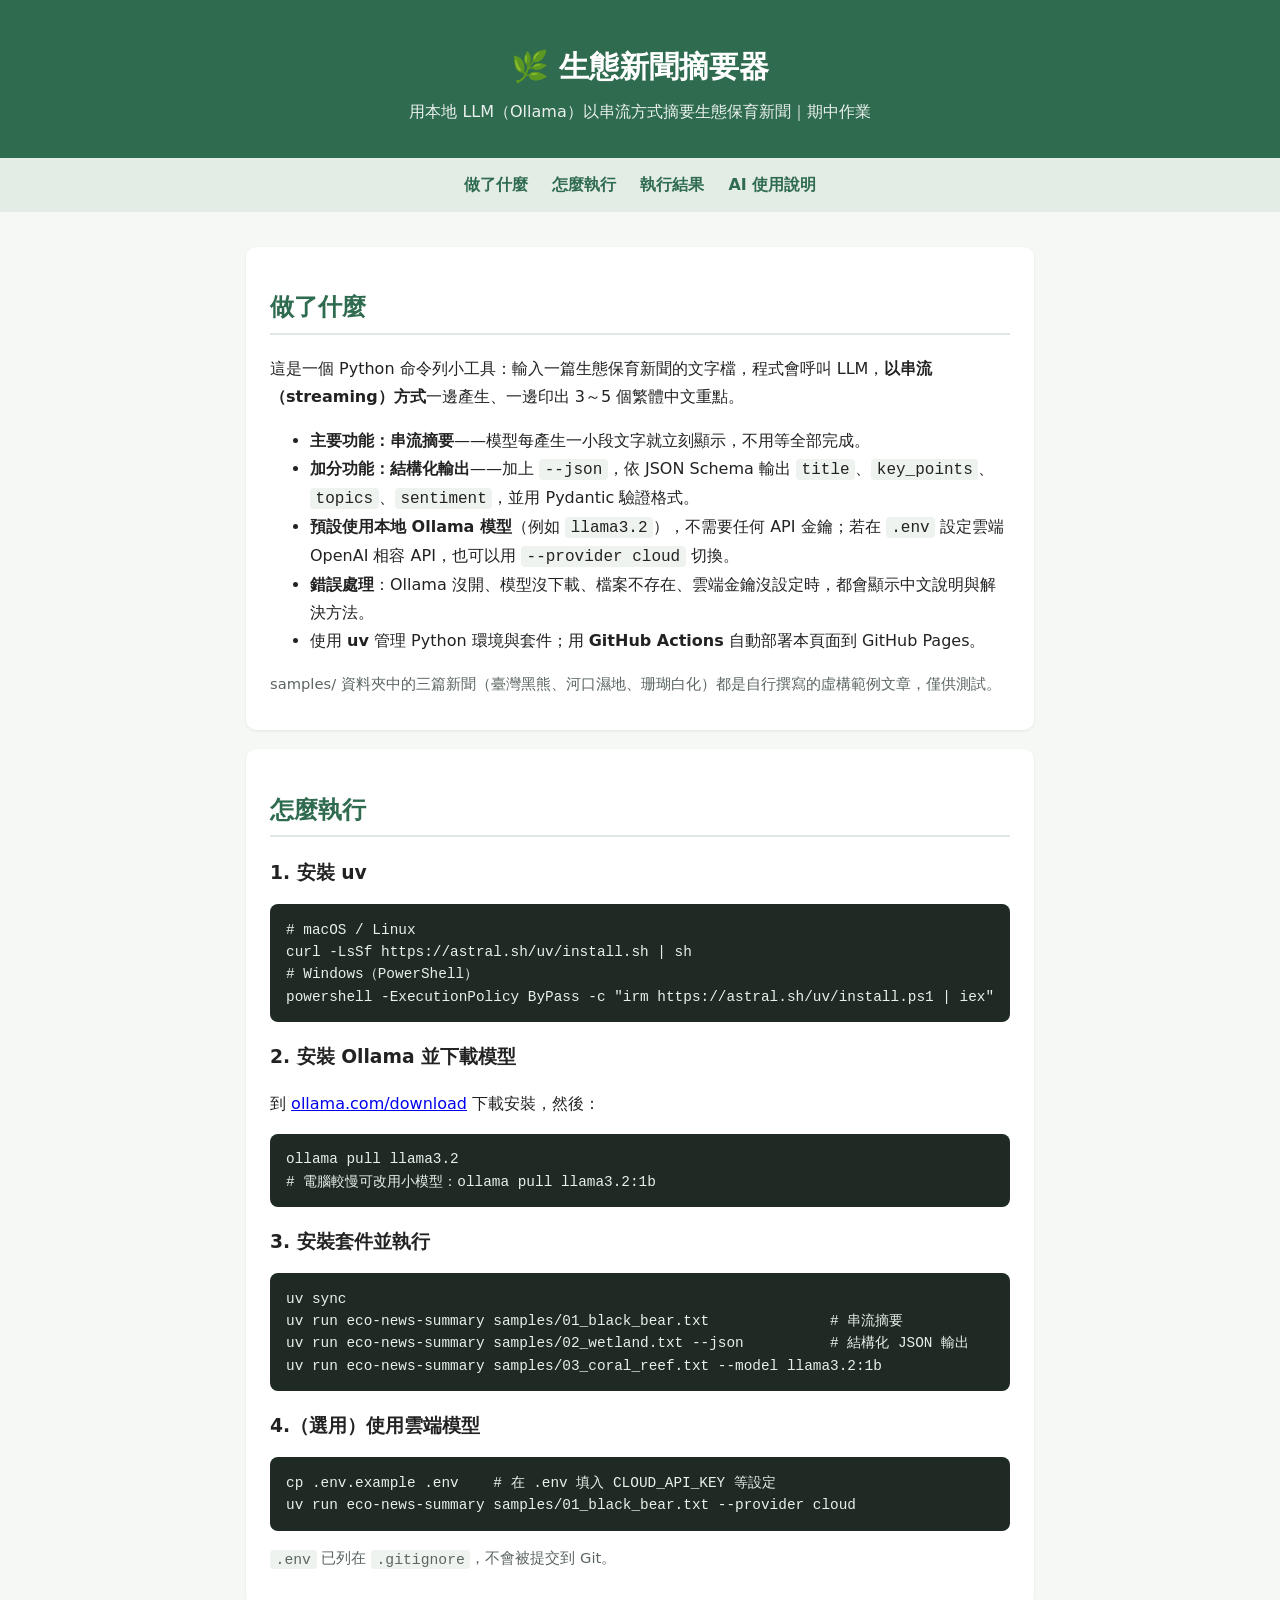
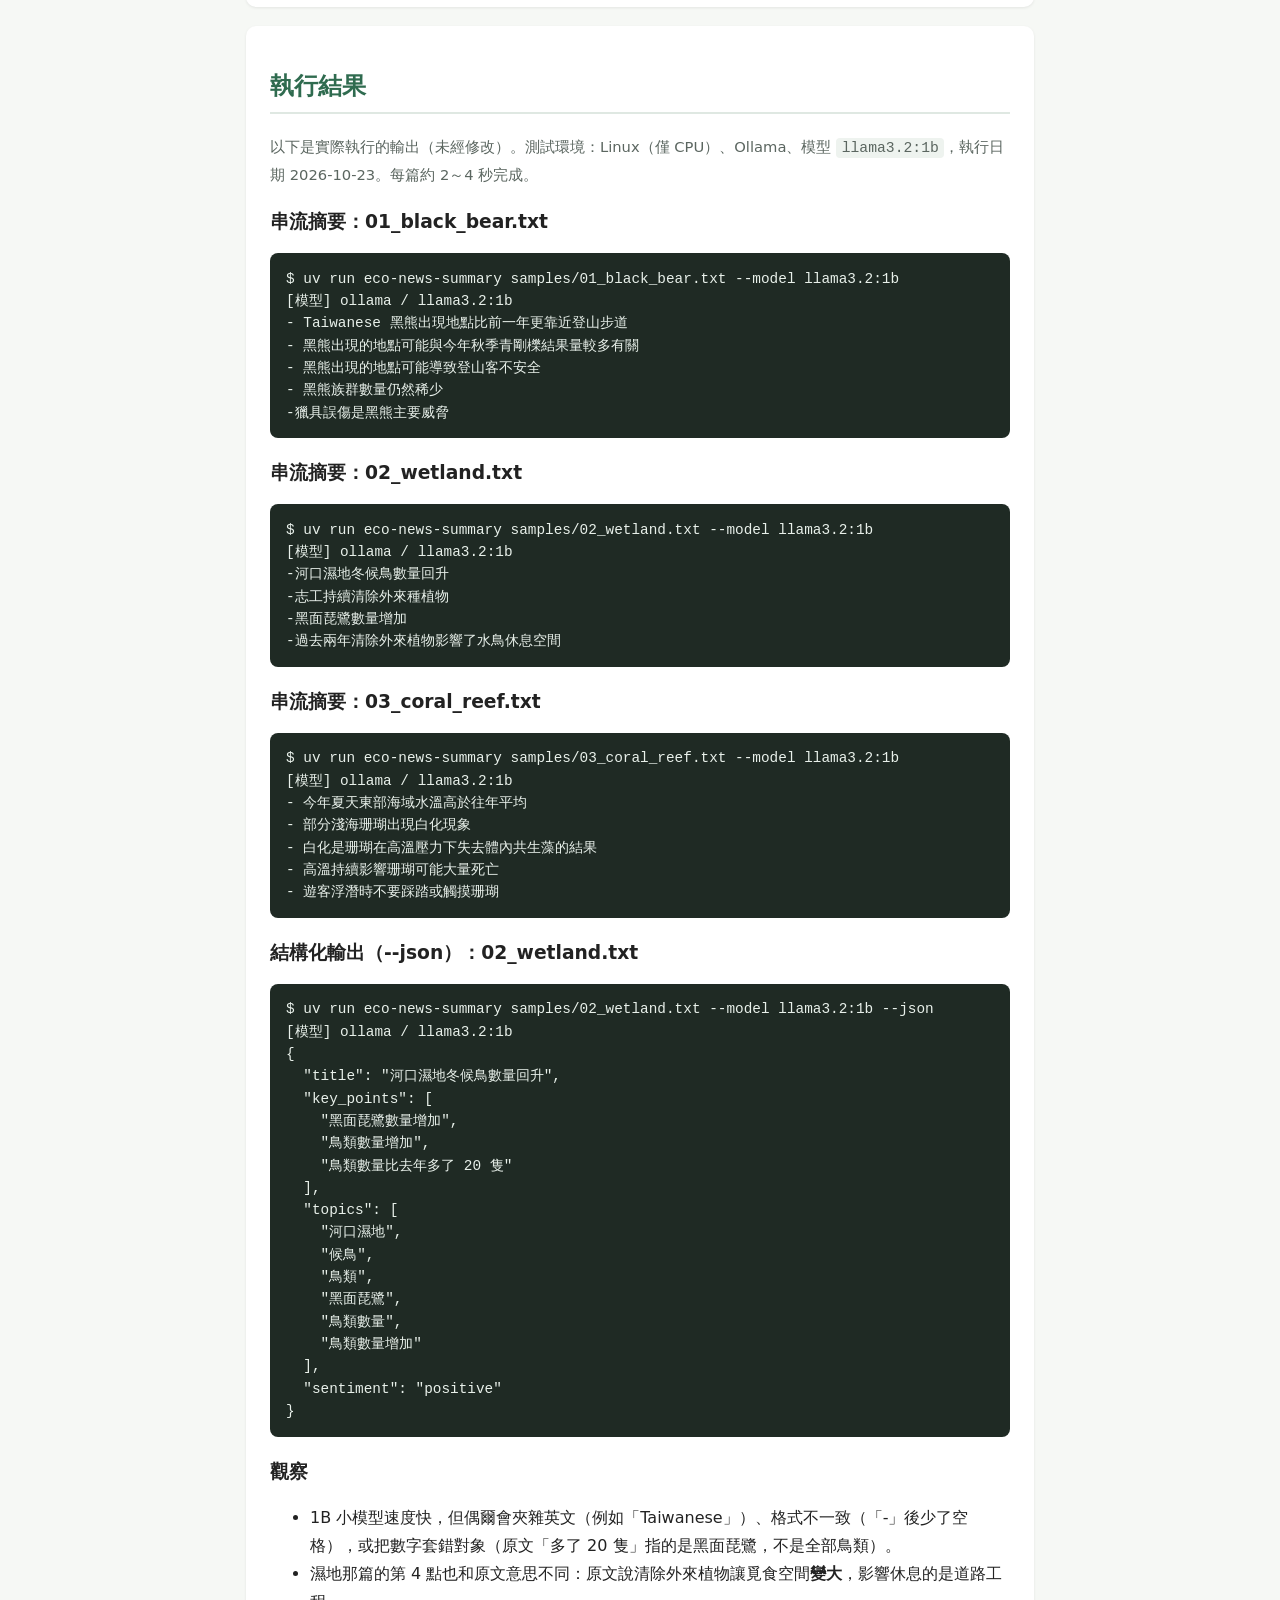
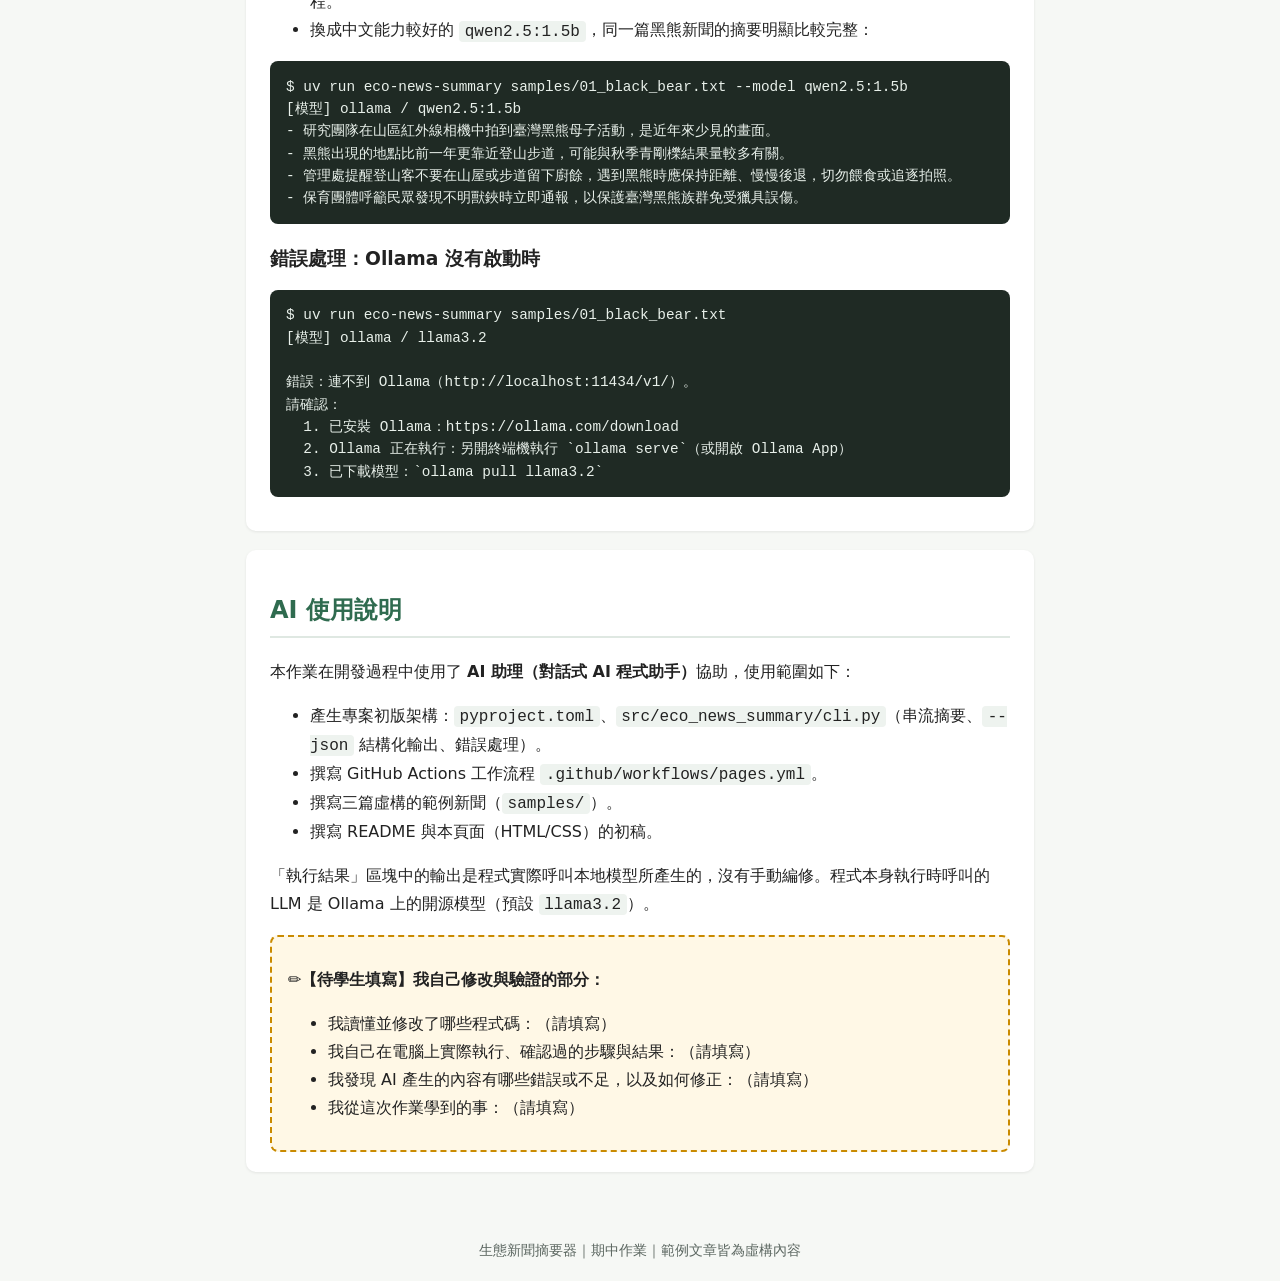
<file: docs/index.html>
<!DOCTYPE html>
<html lang="zh-Hant-TW">
<head>
  <meta charset="utf-8">
  <meta name="viewport" content="width=device-width, initial-scale=1">
  <title>生態新聞摘要器｜期中作業</title>
  <link rel="stylesheet" href="style.css">
</head>
<body>
  <header>
    <h1>🌿 生態新聞摘要器</h1>
    <p>用本地 LLM（Ollama）以串流方式摘要生態保育新聞｜期中作業</p>
  </header>
  <nav>
    <a href="#what">做了什麼</a>
    <a href="#how">怎麼執行</a>
    <a href="#result">執行結果</a>
    <a href="#ai">AI 使用說明</a>
  </nav>
  <main>
    <section id="what">
      <h2>做了什麼</h2>
      <p>這是一個 Python 命令列小工具：輸入一篇生態保育新聞的文字檔，程式會呼叫 LLM，<strong>以串流（streaming）方式</strong>一邊產生、一邊印出 3～5 個繁體中文重點。</p>
      <ul>
        <li><strong>主要功能：串流摘要</strong>——模型每產生一小段文字就立刻顯示，不用等全部完成。</li>
        <li><strong>加分功能：結構化輸出</strong>——加上 <code>--json</code>，依 JSON Schema 輸出 <code>title</code>、<code>key_points</code>、<code>topics</code>、<code>sentiment</code>，並用 Pydantic 驗證格式。</li>
        <li><strong>預設使用本地 Ollama 模型</strong>（例如 <code>llama3.2</code>），不需要任何 API 金鑰；若在 <code>.env</code> 設定雲端 OpenAI 相容 API，也可以用 <code>--provider cloud</code> 切換。</li>
        <li><strong>錯誤處理</strong>：Ollama 沒開、模型沒下載、檔案不存在、雲端金鑰沒設定時，都會顯示中文說明與解決方法。</li>
        <li>使用 <strong>uv</strong> 管理 Python 環境與套件；用 <strong>GitHub Actions</strong> 自動部署本頁面到 GitHub Pages。</li>
      </ul>
      <p class="note">samples/ 資料夾中的三篇新聞（臺灣黑熊、河口濕地、珊瑚白化）都是自行撰寫的虛構範例文章，僅供測試。</p>
    </section>

    <section id="how">
      <h2>怎麼執行</h2>
      <h3>1. 安裝 uv</h3>
      <pre><code># macOS / Linux
curl -LsSf https://astral.sh/uv/install.sh | sh
# Windows（PowerShell）
powershell -ExecutionPolicy ByPass -c "irm https://astral.sh/uv/install.ps1 | iex"</code></pre>
      <h3>2. 安裝 Ollama 並下載模型</h3>
      <p>到 <a href="https://ollama.com/download">ollama.com/download</a> 下載安裝，然後：</p>
      <pre><code>ollama pull llama3.2
# 電腦較慢可改用小模型：ollama pull llama3.2:1b</code></pre>
      <h3>3. 安裝套件並執行</h3>
      <pre><code>uv sync
uv run eco-news-summary samples/01_black_bear.txt              # 串流摘要
uv run eco-news-summary samples/02_wetland.txt --json          # 結構化 JSON 輸出
uv run eco-news-summary samples/03_coral_reef.txt --model llama3.2:1b</code></pre>
      <h3>4.（選用）使用雲端模型</h3>
      <pre><code>cp .env.example .env    # 在 .env 填入 CLOUD_API_KEY 等設定
uv run eco-news-summary samples/01_black_bear.txt --provider cloud</code></pre>
      <p class="note"><code>.env</code> 已列在 <code>.gitignore</code>，不會被提交到 Git。</p>
    </section>

    <section id="result">
      <h2>執行結果</h2>
      <p class="note">以下是實際執行的輸出（未經修改）。測試環境：Linux（僅 CPU）、Ollama、模型 <code>llama3.2:1b</code>，執行日期 2026-10-23。每篇約 2～4 秒完成。</p>
      <h3>串流摘要：01_black_bear.txt</h3>
      <pre><code>$ uv run eco-news-summary samples/01_black_bear.txt --model llama3.2:1b
[模型] ollama / llama3.2:1b
- Taiwanese 黑熊出現地點比前一年更靠近登山步道
- 黑熊出現的地點可能與今年秋季青剛櫟結果量較多有關
- 黑熊出現的地點可能導致登山客不安全
- 黑熊族群數量仍然稀少
-獵具誤傷是黑熊主要威脅</code></pre>
      <h3>串流摘要：02_wetland.txt</h3>
      <pre><code>$ uv run eco-news-summary samples/02_wetland.txt --model llama3.2:1b
[模型] ollama / llama3.2:1b
-河口濕地冬候鳥數量回升
-志工持續清除外來種植物
-黑面琵鷺數量增加
-過去兩年清除外來植物影響了水鳥休息空間</code></pre>
      <h3>串流摘要：03_coral_reef.txt</h3>
      <pre><code>$ uv run eco-news-summary samples/03_coral_reef.txt --model llama3.2:1b
[模型] ollama / llama3.2:1b
- 今年夏天東部海域水溫高於往年平均
- 部分淺海珊瑚出現白化現象
- 白化是珊瑚在高溫壓力下失去體內共生藻的結果
- 高溫持續影響珊瑚可能大量死亡
- 遊客浮潛時不要踩踏或觸摸珊瑚</code></pre>
      <h3>結構化輸出（--json）：02_wetland.txt</h3>
      <pre><code>$ uv run eco-news-summary samples/02_wetland.txt --model llama3.2:1b --json
[模型] ollama / llama3.2:1b
{
  &quot;title&quot;: &quot;河口濕地冬候鳥數量回升&quot;,
  &quot;key_points&quot;: [
    &quot;黑面琵鷺數量增加&quot;,
    &quot;鳥類數量增加&quot;,
    &quot;鳥類數量比去年多了 20 隻&quot;
  ],
  &quot;topics&quot;: [
    &quot;河口濕地&quot;,
    &quot;候鳥&quot;,
    &quot;鳥類&quot;,
    &quot;黑面琵鷺&quot;,
    &quot;鳥類數量&quot;,
    &quot;鳥類數量增加&quot;
  ],
  &quot;sentiment&quot;: &quot;positive&quot;
}</code></pre>
      <h3>觀察</h3>
      <ul>
        <li>1B 小模型速度快，但偶爾會夾雜英文（例如「Taiwanese」）、格式不一致（「-」後少了空格），或把數字套錯對象（原文「多了 20 隻」指的是黑面琵鷺，不是全部鳥類）。</li>
        <li>濕地那篇的第 4 點也和原文意思不同：原文說清除外來植物讓覓食空間<strong>變大</strong>，影響休息的是道路工程。</li>
        <li>換成中文能力較好的 <code>qwen2.5:1.5b</code>，同一篇黑熊新聞的摘要明顯比較完整：</li>
      </ul>
      <pre><code>$ uv run eco-news-summary samples/01_black_bear.txt --model qwen2.5:1.5b
[模型] ollama / qwen2.5:1.5b
- 研究團隊在山區紅外線相機中拍到臺灣黑熊母子活動，是近年來少見的畫面。
- 黑熊出現的地點比前一年更靠近登山步道，可能與秋季青剛櫟結果量較多有關。
- 管理處提醒登山客不要在山屋或步道留下廚餘，遇到黑熊時應保持距離、慢慢後退，切勿餵食或追逐拍照。
- 保育團體呼籲民眾發現不明獸鋏時立即通報，以保護臺灣黑熊族群免受獵具誤傷。</code></pre>
      <h3>錯誤處理：Ollama 沒有啟動時</h3>
      <pre><code>$ uv run eco-news-summary samples/01_black_bear.txt
[模型] ollama / llama3.2

錯誤：連不到 Ollama（http://localhost:11434/v1/）。
請確認：
  1. 已安裝 Ollama：https://ollama.com/download
  2. Ollama 正在執行：另開終端機執行 `ollama serve`（或開啟 Ollama App）
  3. 已下載模型：`ollama pull llama3.2`</code></pre>
    </section>

    <section id="ai">
      <h2>AI 使用說明</h2>
      <p>本作業在開發過程中使用了 <strong>AI 助理（對話式 AI 程式助手）</strong>協助，使用範圍如下：</p>
      <ul>
        <li>產生專案初版架構：<code>pyproject.toml</code>、<code>src/eco_news_summary/cli.py</code>（串流摘要、<code>--json</code> 結構化輸出、錯誤處理）。</li>
        <li>撰寫 GitHub Actions 工作流程 <code>.github/workflows/pages.yml</code>。</li>
        <li>撰寫三篇虛構的範例新聞（<code>samples/</code>）。</li>
        <li>撰寫 README 與本頁面（HTML/CSS）的初稿。</li>
      </ul>
      <p>「執行結果」區塊中的輸出是程式實際呼叫本地模型所產生的，沒有手動編修。程式本身執行時呼叫的 LLM 是 Ollama 上的開源模型（預設 <code>llama3.2</code>）。</p>
      <div class="todo">
        <p><strong>✏️【待學生填寫】我自己修改與驗證的部分：</strong></p>
        <ul>
          <li>我讀懂並修改了哪些程式碼：（請填寫）</li>
          <li>我自己在電腦上實際執行、確認過的步驟與結果：（請填寫）</li>
          <li>我發現 AI 產生的內容有哪些錯誤或不足，以及如何修正：（請填寫）</li>
          <li>我從這次作業學到的事：（請填寫）</li>
        </ul>
      </div>
    </section>
  </main>
  <footer>生態新聞摘要器｜期中作業｜範例文章皆為虛構內容</footer>
</body>
</html>
</file>
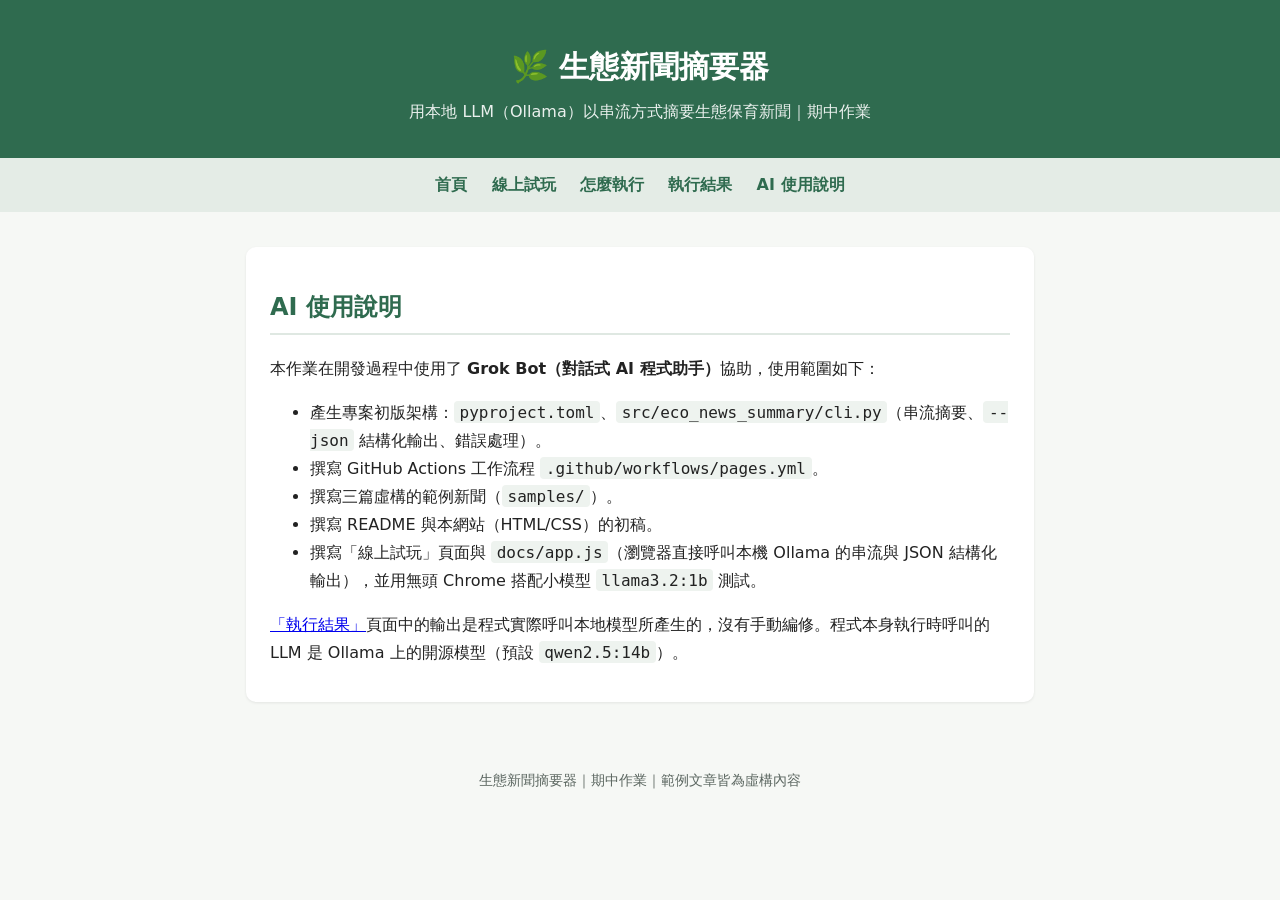
<file: docs/ai.html>
<!DOCTYPE html>
<html lang="zh-Hant-TW">
<head>
  <meta charset="utf-8">
  <meta name="viewport" content="width=device-width, initial-scale=1">
  <title>AI 使用說明｜生態新聞摘要器</title>
  <link rel="stylesheet" href="style.css">
</head>
<body>
  <header>
    <h1>🌿 生態新聞摘要器</h1>
    <p>用本地 LLM（Ollama）以串流方式摘要生態保育新聞｜期中作業</p>
  </header>
  <nav>
    <a href="index.html">首頁</a>
    <a href="demo.html">線上試玩</a>
    <a href="run.html">怎麼執行</a>
    <a href="results.html">執行結果</a>
    <a href="ai.html" class="active" aria-current="page">AI 使用說明</a>
  </nav>
  <main>
    <section id="ai">
      <h2>AI 使用說明</h2>
      <p>本作業在開發過程中使用了 <strong>Grok Bot（對話式 AI 程式助手）</strong>協助，使用範圍如下：</p>
      <ul>
        <li>產生專案初版架構：<code>pyproject.toml</code>、<code>src/eco_news_summary/cli.py</code>（串流摘要、<code>--json</code> 結構化輸出、錯誤處理）。</li>
        <li>撰寫 GitHub Actions 工作流程 <code>.github/workflows/pages.yml</code>。</li>
        <li>撰寫三篇虛構的範例新聞（<code>samples/</code>）。</li>
        <li>撰寫 README 與本網站（HTML/CSS）的初稿。</li>
        <li>撰寫「線上試玩」頁面與 <code>docs/app.js</code>（瀏覽器直接呼叫本機 Ollama 的串流與 JSON 結構化輸出），並用無頭 Chrome 搭配小模型 <code>llama3.2:1b</code> 測試。</li>
      </ul>
      <p><a href="results.html">「執行結果」</a>頁面中的輸出是程式實際呼叫本地模型所產生的，沒有手動編修。程式本身執行時呼叫的 LLM 是 Ollama 上的開源模型（預設 <code>qwen2.5:14b</code>）。</p>
    </section>
  </main>
  <footer>生態新聞摘要器｜期中作業｜範例文章皆為虛構內容</footer>
</body>
</html>
</file>
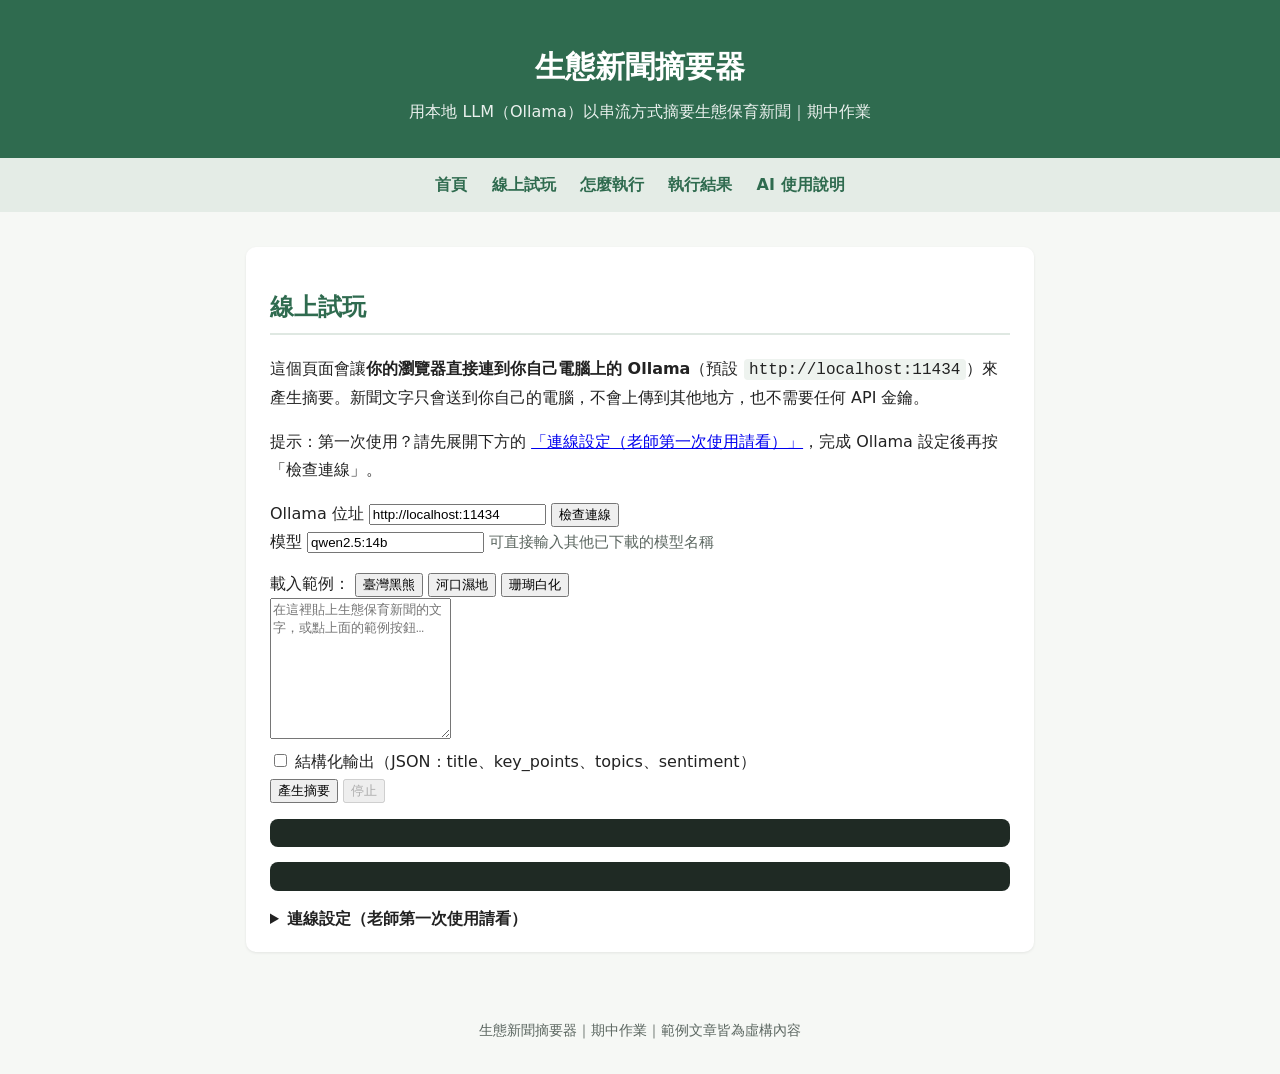
<file: docs/demo.html>
<!DOCTYPE html>
<html lang="zh-Hant-TW">
<head>
  <meta charset="utf-8">
  <meta name="viewport" content="width=device-width, initial-scale=1">
  <title>線上試玩｜生態新聞摘要器</title>
  <link rel="stylesheet" href="style.css">
</head>
<body>
  <header>
    <h1>生態新聞摘要器</h1>
    <p>用本地 LLM（Ollama）以串流方式摘要生態保育新聞｜期中作業</p>
  </header>
  <nav>
    <a href="index.html">首頁</a>
    <a href="demo.html" class="active" aria-current="page">線上試玩</a>
    <a href="run.html">怎麼執行</a>
    <a href="results.html">執行結果</a>
    <a href="ai.html">AI 使用說明</a>
  </nav>
  <main>
    <section id="demo">
      <h2>線上試玩</h2>
      <p>這個頁面會讓<strong>你的瀏覽器直接連到你自己電腦上的 Ollama</strong>（預設 <code>http://localhost:11434</code>）來產生摘要。新聞文字只會送到你自己的電腦，不會上傳到其他地方，也不需要任何 API 金鑰。</p>
      <p class="hint">提示：第一次使用？請先展開下方的 <a href="#setup" id="open-setup">「連線設定（老師第一次使用請看）」</a>，完成 Ollama 設定後再按「檢查連線」。</p>

      <div class="demo-row">
        <label for="ollama-url">Ollama 位址</label>
        <input id="ollama-url" type="text" value="http://localhost:11434">
        <button id="check" type="button">檢查連線</button>
      </div>
      <div class="demo-row">
        <label for="model">模型</label>
        <input id="model" type="text" list="model-options" value="qwen2.5:14b">
        <datalist id="model-options">
          <option value="qwen2.5:14b">
          <option value="llama3.2:1b">
          <option value="qwen2.5:1.5b">
        </datalist>
        <span class="note">可直接輸入其他已下載的模型名稱</span>
      </div>
      <p id="models" class="note"></p>

      <div class="demo-row">
        <span>載入範例：</span>
        <button type="button" data-sample="01_black_bear.txt">臺灣黑熊</button>
        <button type="button" data-sample="02_wetland.txt">河口濕地</button>
        <button type="button" data-sample="03_coral_reef.txt">珊瑚白化</button>
      </div>
      <textarea id="news" rows="9" placeholder="在這裡貼上生態保育新聞的文字，或點上面的範例按鈕…"></textarea>

      <div class="demo-row">
        <label><input id="use-json" type="checkbox"> 結構化輸出（JSON：title、key_points、topics、sentiment）</label>
      </div>
      <div class="demo-row">
        <button id="run" type="button" class="primary">產生摘要</button>
        <button id="stop" type="button" disabled>停止</button>
      </div>
      <pre id="status" class="status" aria-live="polite"></pre>
      <pre id="output" class="output" aria-live="polite"></pre>

      <details id="setup">
        <summary><strong>連線設定（老師第一次使用請看）</strong></summary>
        <ol>
          <li>安裝 Ollama：到 <a href="https://ollama.com/download">ollama.com/download</a> 下載安裝。</li>
          <li>下載模型（在終端機執行）：<pre><code>ollama pull qwen2.5:14b
# 沒有獨立顯示卡或電腦較輕，可改用小模型，並在上面「模型」欄改成同名：
ollama pull llama3.2:1b</code></pre></li>
          <li>允許這個網頁連到 Ollama：Ollama 預設會拒絕其他網站的連線，要用環境變數 <code>OLLAMA_ORIGINS</code> 加入本網頁的來源（目前是 <code id="origin"></code>）。
            <p><strong>Windows（PowerShell）：</strong></p>
            <pre><code>setx OLLAMA_ORIGINS "https://williamchen100.github.io"</code></pre>
            <p>執行後，從右下角系統匣（工作列）的 Ollama 圖示按右鍵選「Quit Ollama」<strong>完全結束</strong>，再重新開啟 Ollama，設定才會生效。</p>
            <p><strong>macOS（Ollama App）：</strong></p>
            <pre><code>launchctl setenv OLLAMA_ORIGINS "https://williamchen100.github.io"</code></pre>
            <p>然後從選單列結束 Ollama 再重新開啟。</p>
            <p><strong>Linux（或直接在終端機執行 ollama serve）：</strong></p>
            <pre><code>OLLAMA_ORIGINS="https://williamchen100.github.io" ollama serve
# 若是 systemd 服務：sudo systemctl edit ollama，加入
# [Service]
# Environment="OLLAMA_ORIGINS=https://williamchen100.github.io"
# 再執行 sudo systemctl restart ollama</code></pre>
            <p class="note">比較簡單但較不安全的做法是把值設成 <code>*</code>（允許任何網站連到你的 Ollama），測試完建議改回來或刪除這個設定。</p>
          </li>
          <li>回到這裡按「檢查連線」，看到已安裝的模型就可以按「產生摘要」。</li>
        </ol>
        <p class="note">瀏覽器相容性：本頁是 HTTPS，連到 <code>http://localhost</code> 時，Chrome、Edge、Firefox 會把 localhost 視為安全來源而允許連線；Safari 可能會封鎖，建議改用其他瀏覽器。較新版的 Chrome／Edge 第一次連線時可能會跳出「存取區域網路上的裝置」之類的權限詢問，請選擇「允許」。</p>
      </details>
    </section>
  </main>
  <script src="app.js"></script>
  <footer>生態新聞摘要器｜期中作業｜範例文章皆為虛構內容</footer>
</body>
</html>
</file>
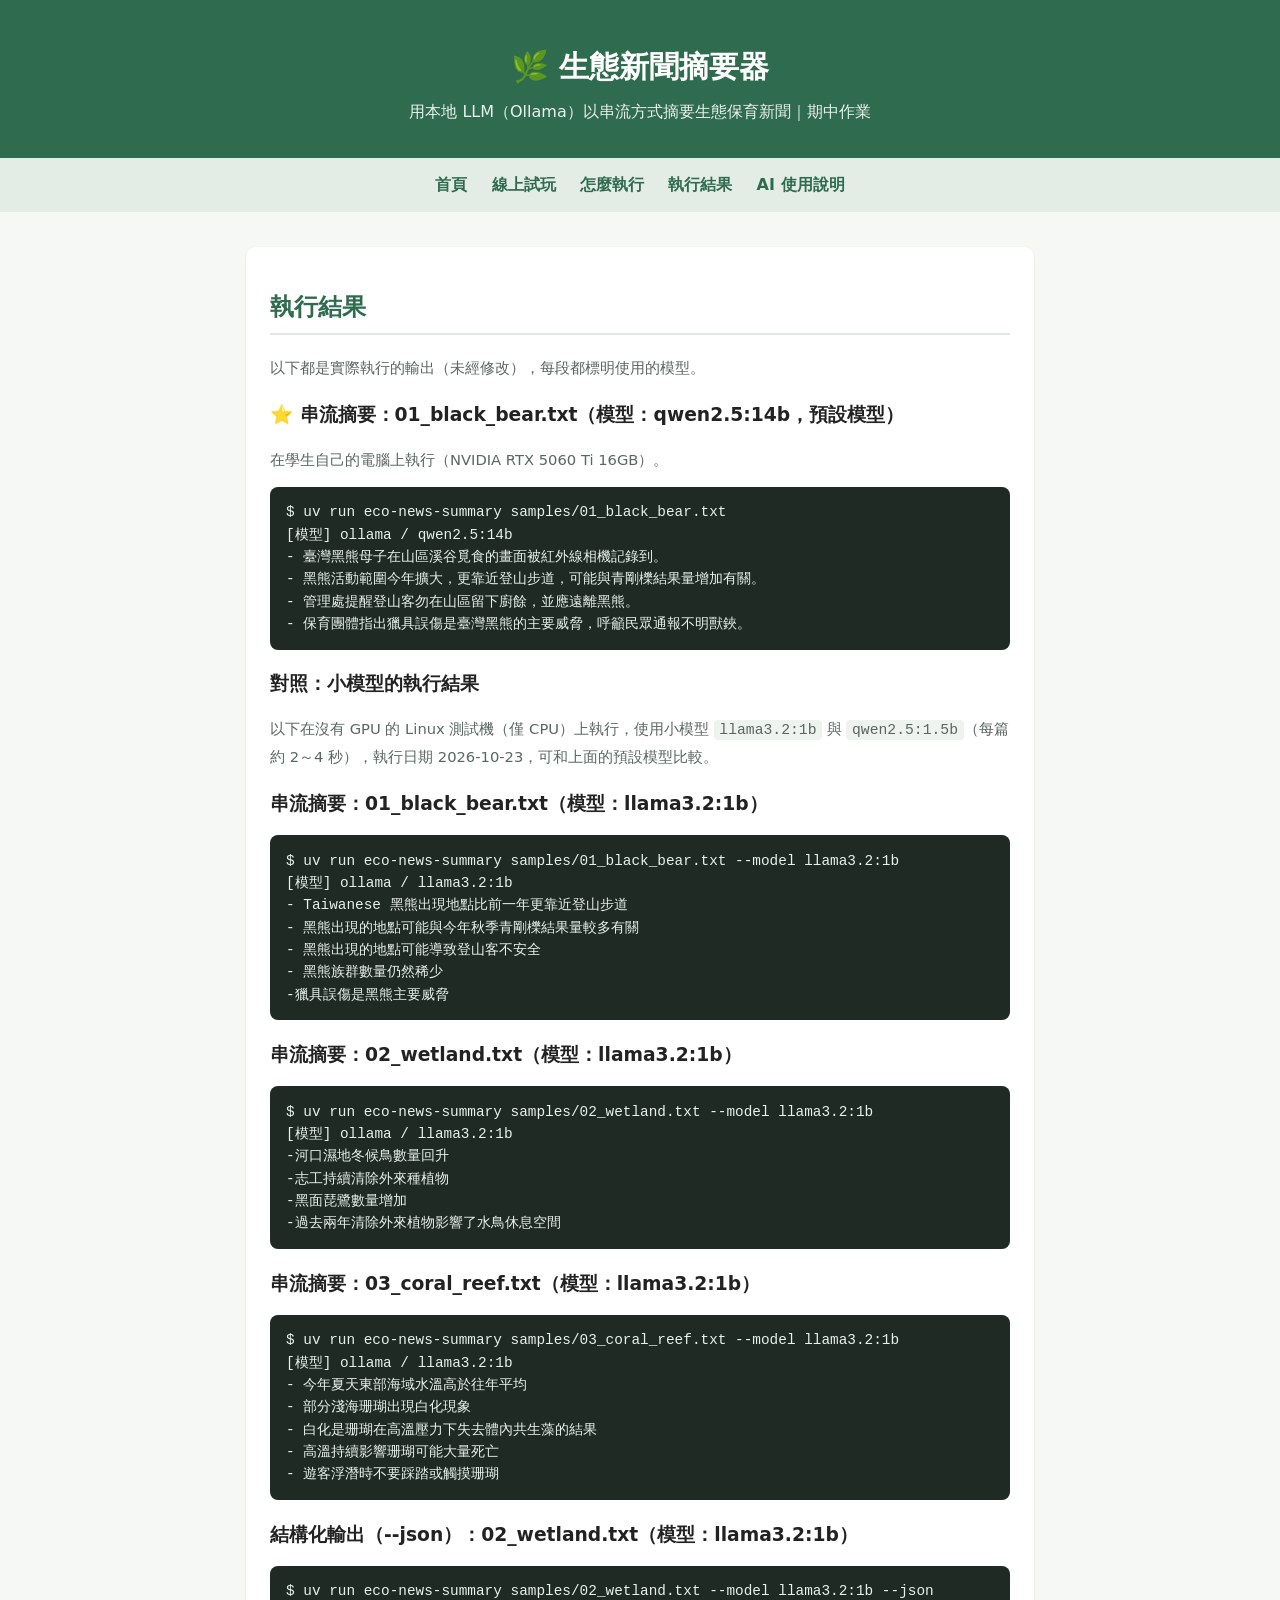
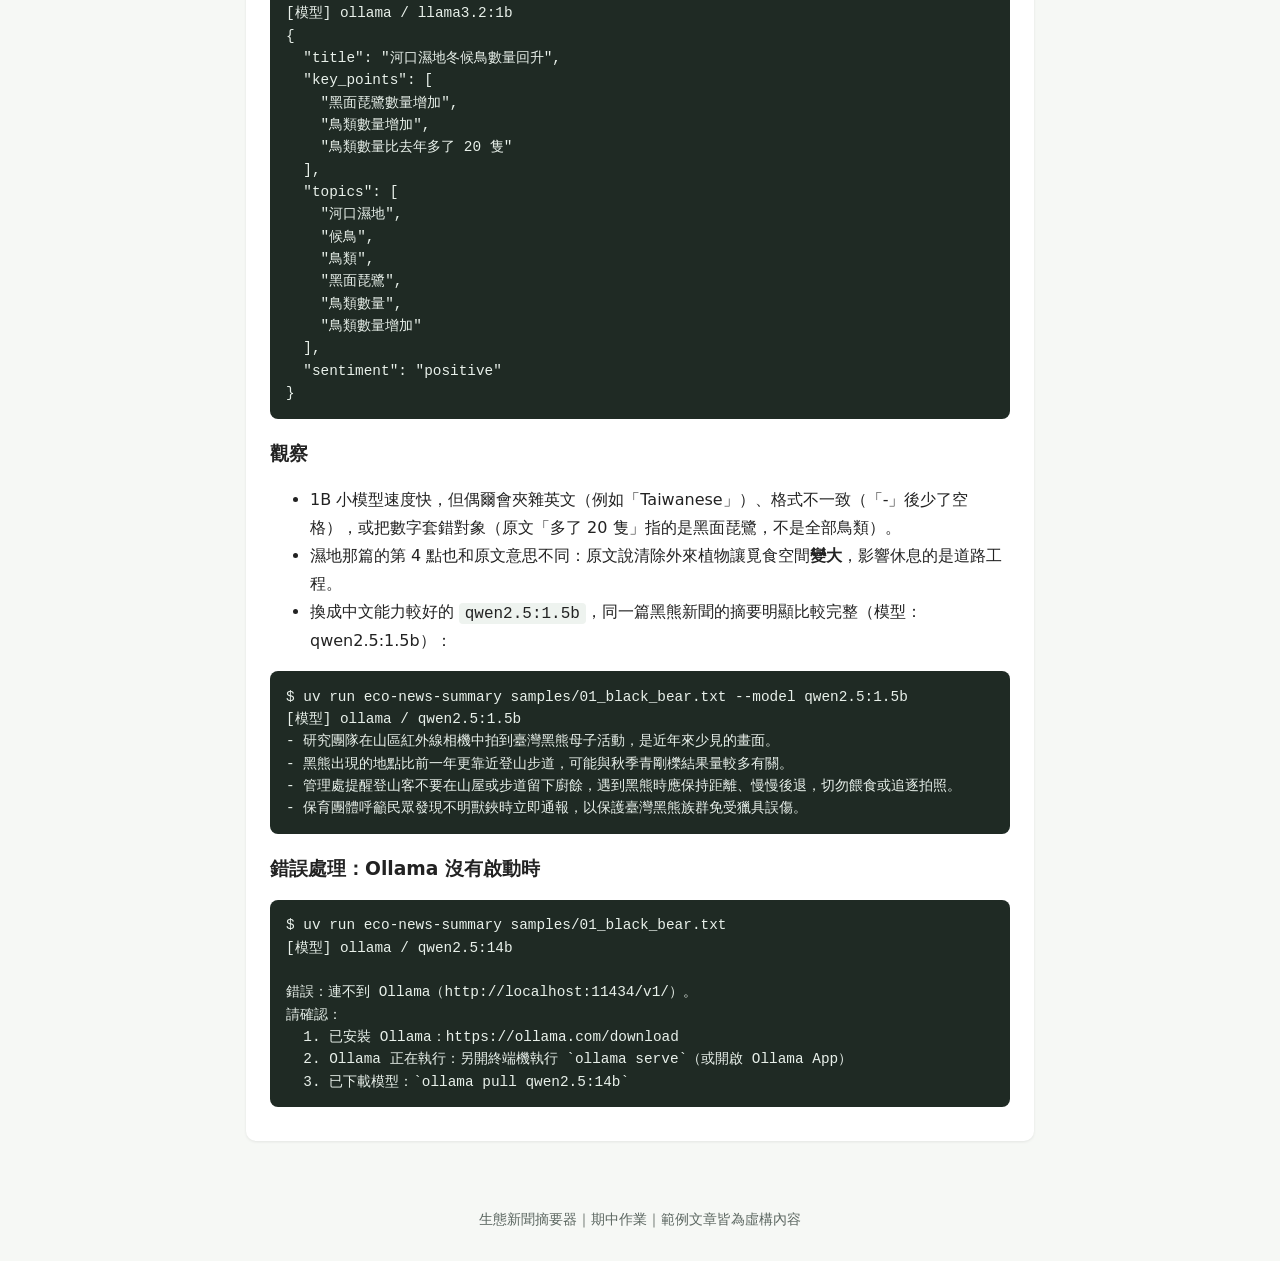
<file: docs/results.html>
<!DOCTYPE html>
<html lang="zh-Hant-TW">
<head>
  <meta charset="utf-8">
  <meta name="viewport" content="width=device-width, initial-scale=1">
  <title>執行結果｜生態新聞摘要器</title>
  <link rel="stylesheet" href="style.css">
</head>
<body>
  <header>
    <h1>🌿 生態新聞摘要器</h1>
    <p>用本地 LLM（Ollama）以串流方式摘要生態保育新聞｜期中作業</p>
  </header>
  <nav>
    <a href="index.html">首頁</a>
    <a href="demo.html">線上試玩</a>
    <a href="run.html">怎麼執行</a>
    <a href="results.html" class="active" aria-current="page">執行結果</a>
    <a href="ai.html">AI 使用說明</a>
  </nav>
  <main>
    <section id="result">
      <h2>執行結果</h2>
      <p class="note">以下都是實際執行的輸出（未經修改），每段都標明使用的模型。</p>
      <h3>⭐ 串流摘要：01_black_bear.txt（模型：qwen2.5:14b，預設模型）</h3>
      <p class="note">在學生自己的電腦上執行（NVIDIA RTX 5060 Ti 16GB）。</p>
      <pre><code>$ uv run eco-news-summary samples/01_black_bear.txt
[模型] ollama / qwen2.5:14b
- 臺灣黑熊母子在山區溪谷覓食的畫面被紅外線相機記錄到。
- 黑熊活動範圍今年擴大，更靠近登山步道，可能與青剛櫟結果量增加有關。
- 管理處提醒登山客勿在山區留下廚餘，並應遠離黑熊。
- 保育團體指出獵具誤傷是臺灣黑熊的主要威脅，呼籲民眾通報不明獸鋏。</code></pre>
      <h3>對照：小模型的執行結果</h3>
      <p class="note">以下在沒有 GPU 的 Linux 測試機（僅 CPU）上執行，使用小模型 <code>llama3.2:1b</code> 與 <code>qwen2.5:1.5b</code>（每篇約 2～4 秒），執行日期 2026-10-23，可和上面的預設模型比較。</p>
      <h3>串流摘要：01_black_bear.txt（模型：llama3.2:1b）</h3>
      <pre><code>$ uv run eco-news-summary samples/01_black_bear.txt --model llama3.2:1b
[模型] ollama / llama3.2:1b
- Taiwanese 黑熊出現地點比前一年更靠近登山步道
- 黑熊出現的地點可能與今年秋季青剛櫟結果量較多有關
- 黑熊出現的地點可能導致登山客不安全
- 黑熊族群數量仍然稀少
-獵具誤傷是黑熊主要威脅</code></pre>
      <h3>串流摘要：02_wetland.txt（模型：llama3.2:1b）</h3>
      <pre><code>$ uv run eco-news-summary samples/02_wetland.txt --model llama3.2:1b
[模型] ollama / llama3.2:1b
-河口濕地冬候鳥數量回升
-志工持續清除外來種植物
-黑面琵鷺數量增加
-過去兩年清除外來植物影響了水鳥休息空間</code></pre>
      <h3>串流摘要：03_coral_reef.txt（模型：llama3.2:1b）</h3>
      <pre><code>$ uv run eco-news-summary samples/03_coral_reef.txt --model llama3.2:1b
[模型] ollama / llama3.2:1b
- 今年夏天東部海域水溫高於往年平均
- 部分淺海珊瑚出現白化現象
- 白化是珊瑚在高溫壓力下失去體內共生藻的結果
- 高溫持續影響珊瑚可能大量死亡
- 遊客浮潛時不要踩踏或觸摸珊瑚</code></pre>
      <h3>結構化輸出（--json）：02_wetland.txt（模型：llama3.2:1b）</h3>
      <pre><code>$ uv run eco-news-summary samples/02_wetland.txt --model llama3.2:1b --json
[模型] ollama / llama3.2:1b
{
  &quot;title&quot;: &quot;河口濕地冬候鳥數量回升&quot;,
  &quot;key_points&quot;: [
    &quot;黑面琵鷺數量增加&quot;,
    &quot;鳥類數量增加&quot;,
    &quot;鳥類數量比去年多了 20 隻&quot;
  ],
  &quot;topics&quot;: [
    &quot;河口濕地&quot;,
    &quot;候鳥&quot;,
    &quot;鳥類&quot;,
    &quot;黑面琵鷺&quot;,
    &quot;鳥類數量&quot;,
    &quot;鳥類數量增加&quot;
  ],
  &quot;sentiment&quot;: &quot;positive&quot;
}</code></pre>
      <h3>觀察</h3>
      <ul>
        <li>1B 小模型速度快，但偶爾會夾雜英文（例如「Taiwanese」）、格式不一致（「-」後少了空格），或把數字套錯對象（原文「多了 20 隻」指的是黑面琵鷺，不是全部鳥類）。</li>
        <li>濕地那篇的第 4 點也和原文意思不同：原文說清除外來植物讓覓食空間<strong>變大</strong>，影響休息的是道路工程。</li>
        <li>換成中文能力較好的 <code>qwen2.5:1.5b</code>，同一篇黑熊新聞的摘要明顯比較完整（模型：qwen2.5:1.5b）：</li>
      </ul>
      <pre><code>$ uv run eco-news-summary samples/01_black_bear.txt --model qwen2.5:1.5b
[模型] ollama / qwen2.5:1.5b
- 研究團隊在山區紅外線相機中拍到臺灣黑熊母子活動，是近年來少見的畫面。
- 黑熊出現的地點比前一年更靠近登山步道，可能與秋季青剛櫟結果量較多有關。
- 管理處提醒登山客不要在山屋或步道留下廚餘，遇到黑熊時應保持距離、慢慢後退，切勿餵食或追逐拍照。
- 保育團體呼籲民眾發現不明獸鋏時立即通報，以保護臺灣黑熊族群免受獵具誤傷。</code></pre>
      <h3>錯誤處理：Ollama 沒有啟動時</h3>
      <pre><code>$ uv run eco-news-summary samples/01_black_bear.txt
[模型] ollama / qwen2.5:14b

錯誤：連不到 Ollama（http://localhost:11434/v1/）。
請確認：
  1. 已安裝 Ollama：https://ollama.com/download
  2. Ollama 正在執行：另開終端機執行 `ollama serve`（或開啟 Ollama App）
  3. 已下載模型：`ollama pull qwen2.5:14b`</code></pre>
    </section>
  </main>
  <footer>生態新聞摘要器｜期中作業｜範例文章皆為虛構內容</footer>
</body>
</html>
</file>
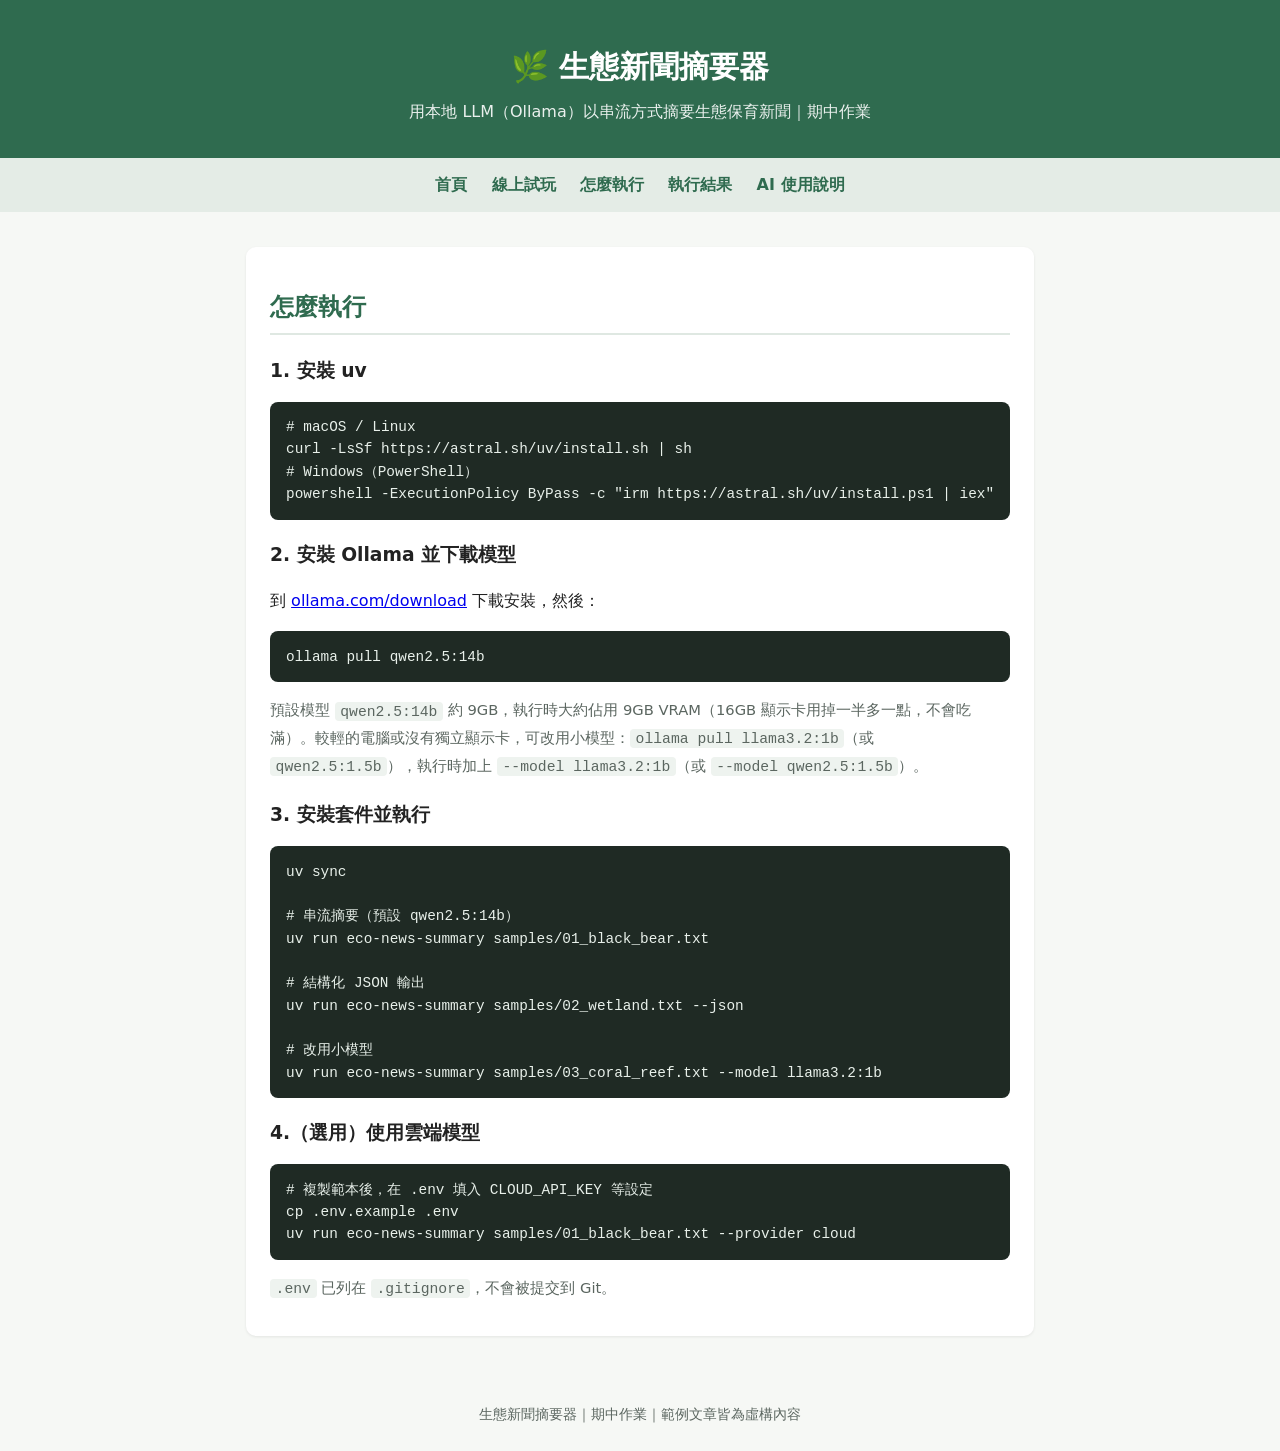
<file: docs/run.html>
<!DOCTYPE html>
<html lang="zh-Hant-TW">
<head>
  <meta charset="utf-8">
  <meta name="viewport" content="width=device-width, initial-scale=1">
  <title>怎麼執行｜生態新聞摘要器</title>
  <link rel="stylesheet" href="style.css">
</head>
<body>
  <header>
    <h1>🌿 生態新聞摘要器</h1>
    <p>用本地 LLM（Ollama）以串流方式摘要生態保育新聞｜期中作業</p>
  </header>
  <nav>
    <a href="index.html">首頁</a>
    <a href="demo.html">線上試玩</a>
    <a href="run.html" class="active" aria-current="page">怎麼執行</a>
    <a href="results.html">執行結果</a>
    <a href="ai.html">AI 使用說明</a>
  </nav>
  <main>
    <section id="how">
      <h2>怎麼執行</h2>
      <h3>1. 安裝 uv</h3>
      <pre class="wrap"><code># macOS / Linux
curl -LsSf https://astral.sh/uv/install.sh | sh
# Windows（PowerShell）
powershell -ExecutionPolicy ByPass -c "irm https://astral.sh/uv/install.ps1 | iex"</code></pre>
      <h3>2. 安裝 Ollama 並下載模型</h3>
      <p>到 <a href="https://ollama.com/download">ollama.com/download</a> 下載安裝，然後：</p>
      <pre><code>ollama pull qwen2.5:14b</code></pre>
      <p class="note">預設模型 <code>qwen2.5:14b</code> 約 9GB，執行時大約佔用 9GB VRAM（16GB 顯示卡用掉一半多一點，不會吃滿）。較輕的電腦或沒有獨立顯示卡，可改用小模型：<code>ollama pull llama3.2:1b</code>（或 <code>qwen2.5:1.5b</code>），執行時加上 <code>--model llama3.2:1b</code>（或 <code>--model qwen2.5:1.5b</code>）。</p>
      <h3>3. 安裝套件並執行</h3>
      <pre><code>uv sync

# 串流摘要（預設 qwen2.5:14b）
uv run eco-news-summary samples/01_black_bear.txt

# 結構化 JSON 輸出
uv run eco-news-summary samples/02_wetland.txt --json

# 改用小模型
uv run eco-news-summary samples/03_coral_reef.txt --model llama3.2:1b</code></pre>
      <h3>4.（選用）使用雲端模型</h3>
      <pre><code># 複製範本後，在 .env 填入 CLOUD_API_KEY 等設定
cp .env.example .env
uv run eco-news-summary samples/01_black_bear.txt --provider cloud</code></pre>
      <p class="note"><code>.env</code> 已列在 <code>.gitignore</code>，不會被提交到 Git。</p>
    </section>
  </main>
  <footer>生態新聞摘要器｜期中作業｜範例文章皆為虛構內容</footer>
</body>
</html>
</file>
<file: docs/style.css>
:root {
  --green: #2f6b4f;
  --bg: #f6f8f5;
  --text: #222;
  --muted: #5b6660;
  --card: #ffffff;
}
* { box-sizing: border-box; }
body {
  margin: 0;
  font-family: "Noto Sans TC", "PingFang TC", "Microsoft JhengHei", system-ui, sans-serif;
  line-height: 1.75;
  color: var(--text);
  background: var(--bg);
}
header {
  background: var(--green);
  color: #fff;
  padding: 2.5rem 1rem 2rem;
  text-align: center;
}
header h1 { margin: 0 0 .3rem; font-size: 1.9rem; }
header p { margin: 0; opacity: .9; }
nav { text-align: center; padding: .8rem; background: #e4ece6; }
nav a { color: var(--green); margin: 0 .6rem; text-decoration: none; font-weight: 600; }
main { max-width: 820px; margin: 0 auto; padding: 1rem; }
section {
  background: var(--card);
  border-radius: 10px;
  padding: 1.2rem 1.5rem;
  margin: 1.2rem 0;
  box-shadow: 0 1px 3px rgba(0,0,0,.08);
}
h2 { color: var(--green); border-bottom: 2px solid #dfe8e2; padding-bottom: .3rem; }
h3 { margin-bottom: .3rem; }
pre {
  background: #1f2a24;
  color: #e8f0ea;
  padding: .9rem 1rem;
  border-radius: 8px;
  overflow-x: auto;
  font-size: .9rem;
  line-height: 1.55;
}
code { font-family: ui-monospace, "SFMono-Regular", Consolas, monospace; }
p code, li code { background: #eef3ef; padding: .1rem .35rem; border-radius: 4px; }
.note { color: var(--muted); font-size: .92rem; }
.todo {
  border: 2px dashed #c98a00;
  background: #fff8e6;
  padding: .8rem 1rem;
  border-radius: 8px;
}
footer { text-align: center; color: var(--muted); font-size: .85rem; padding: 2rem 1rem; }
</file>
